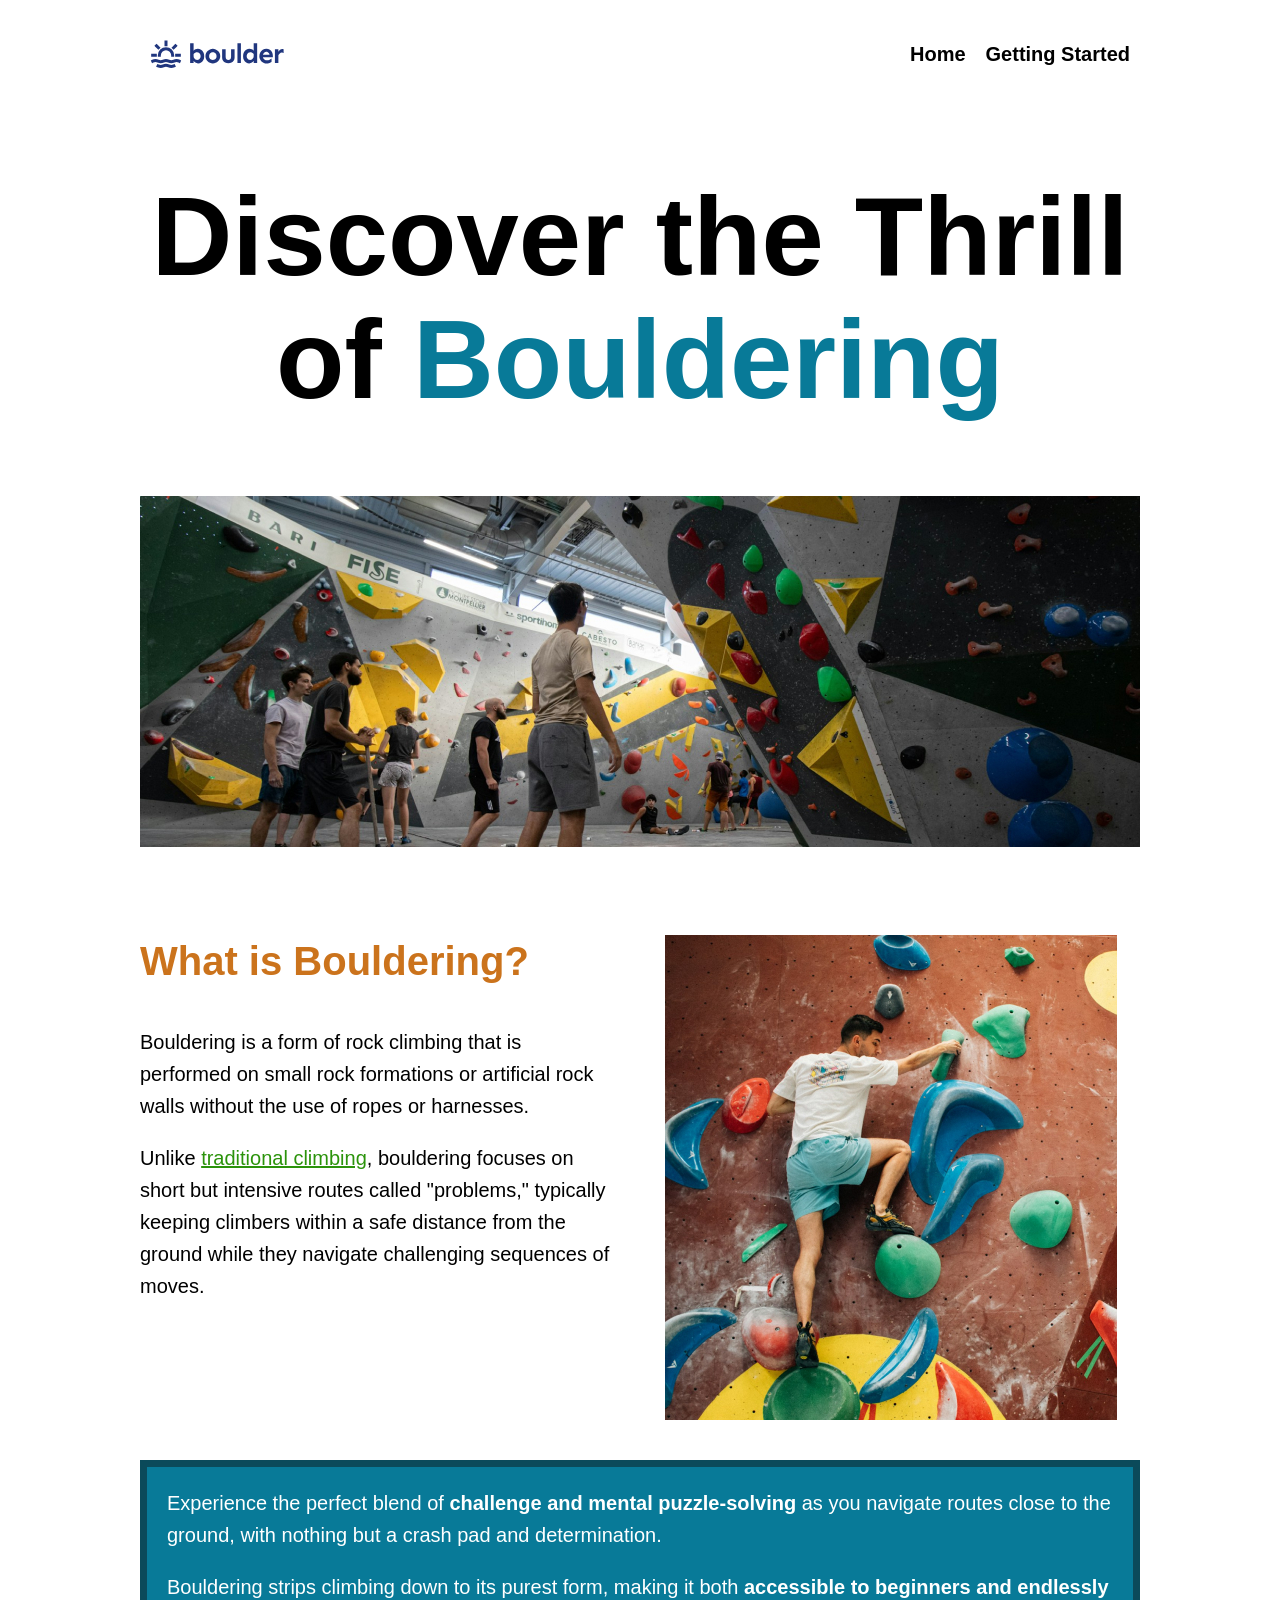
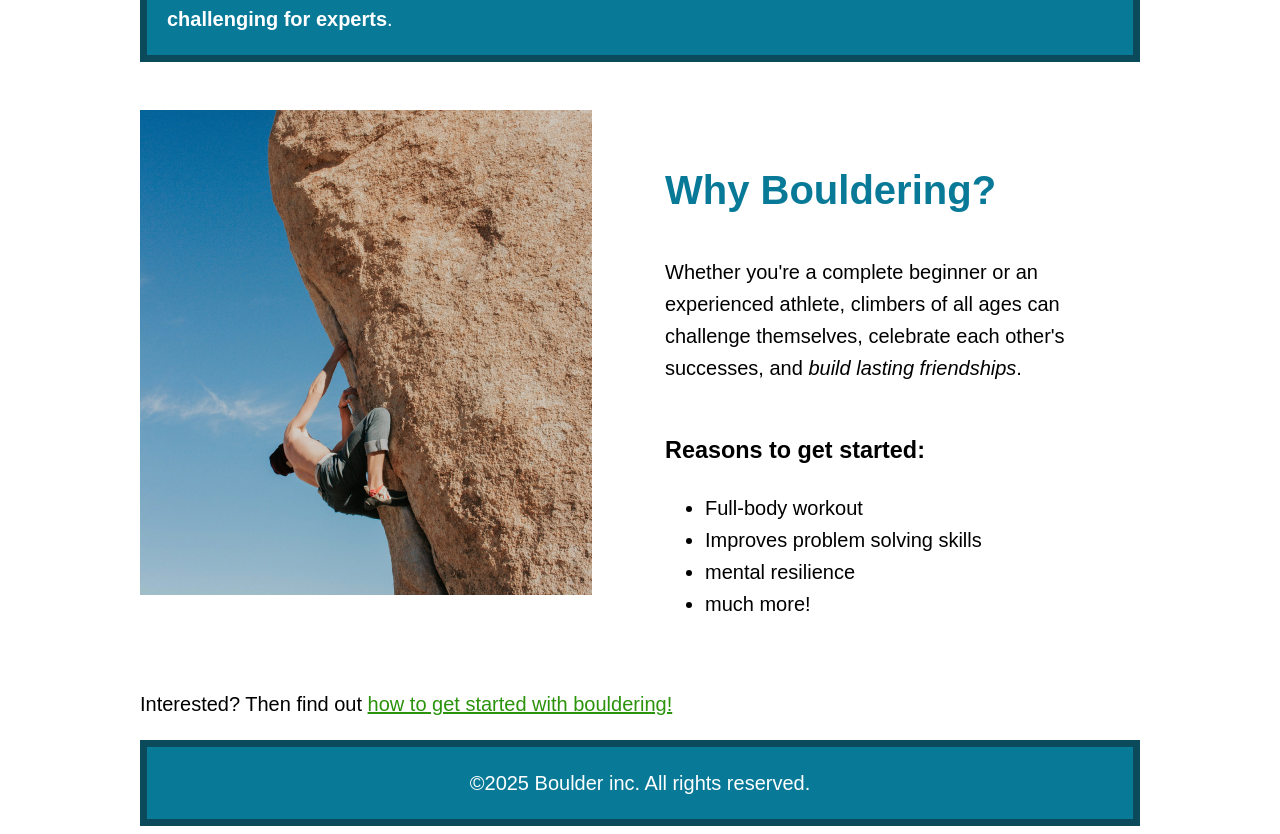
<file: index.html>
<!DOCTYPE html>
<html>
  <head>
    <title>My First website!</title>
    <link href="css/style.css" rel="stylesheet" />
  </head
  <body>
    <div class="wrapper">
      <header>

        <img src="images/logo.svg" alt="Boulder inc." />

        <nav class="primary-navigation"> 
          <ul>
            <li><a href="index.html">Home</a></li>
            <li><a href="getting-started.html">Getting Started</a></li>
          </ul>
        </nav>

      </header>

      <main>
        <h1>Discover the Thrill of <span class="teal-text">Bouldering</span></h1>

        <img src="images/bouldering-gym.jpg" alt="An indoor bouldering gym, with a lot of people" />

        <section>

          <div class="twoColumnLayout">


            <div class="wrapper">
              <h2>What is Bouldering?</h2>
              <p>Bouldering is a form of rock climbing that is performed on small rock formations or artificial rock walls without the use of ropes or harnesses.</p>
              <p>Unlike <a href="https://en.wikipedia.org/wiki/Traditional_climbing">traditional climbing</a>, bouldering focuses on short but intensive routes called "problems," typically keeping climbers within a safe distance from the ground while they navigate challenging sequences of moves.</p>
            </div>

            <img src="images/what-is-bouldering.jpg" alt="A man attempting a bouldering problem at an indoor gym" />

          </div>

          <div class="teal-bg">
            <p>Experience the perfect blend of <strong>challenge and mental puzzle-solving</strong> as you navigate routes close to the ground, with nothing but a crash pad and determination.</p> 
            <p>Bouldering strips climbing down to its purest form, making it both <strong>accessible to beginners and endlessly challenging for experts</strong>.</p>
         </div>
  
        </section>


        <div class="twoColumnLayout">

          <img src="images/why-bouldering.jpg" />

          <div>
            <section>
              <h2 class="teal-text">Why Bouldering?</h2> 
              <p>Whether you're a complete beginner or an experienced athlete, climbers of all ages can challenge themselves, celebrate each other's successes, and <em>build lasting friendships</em>.</p>
            </section>

            <section>
              <h3>Reasons to get started:</h3>
              <ul>
                <li>Full-body workout</li>
                <li>Improves problem solving skills</li>
                <li>mental resilience</li>
                <li>much more!</li>
              </ul>
            </section>
          </div>

        </div>

        <p>Interested? Then find out <a href="getting-started.html">how to get started with bouldering!</a></p>
      </main>

      <footer class="teal-bg">
        <p>©2025 Boulder inc. All rights reserved.</p>
      </footer>
    </div>
  </body>
</html>
</file>
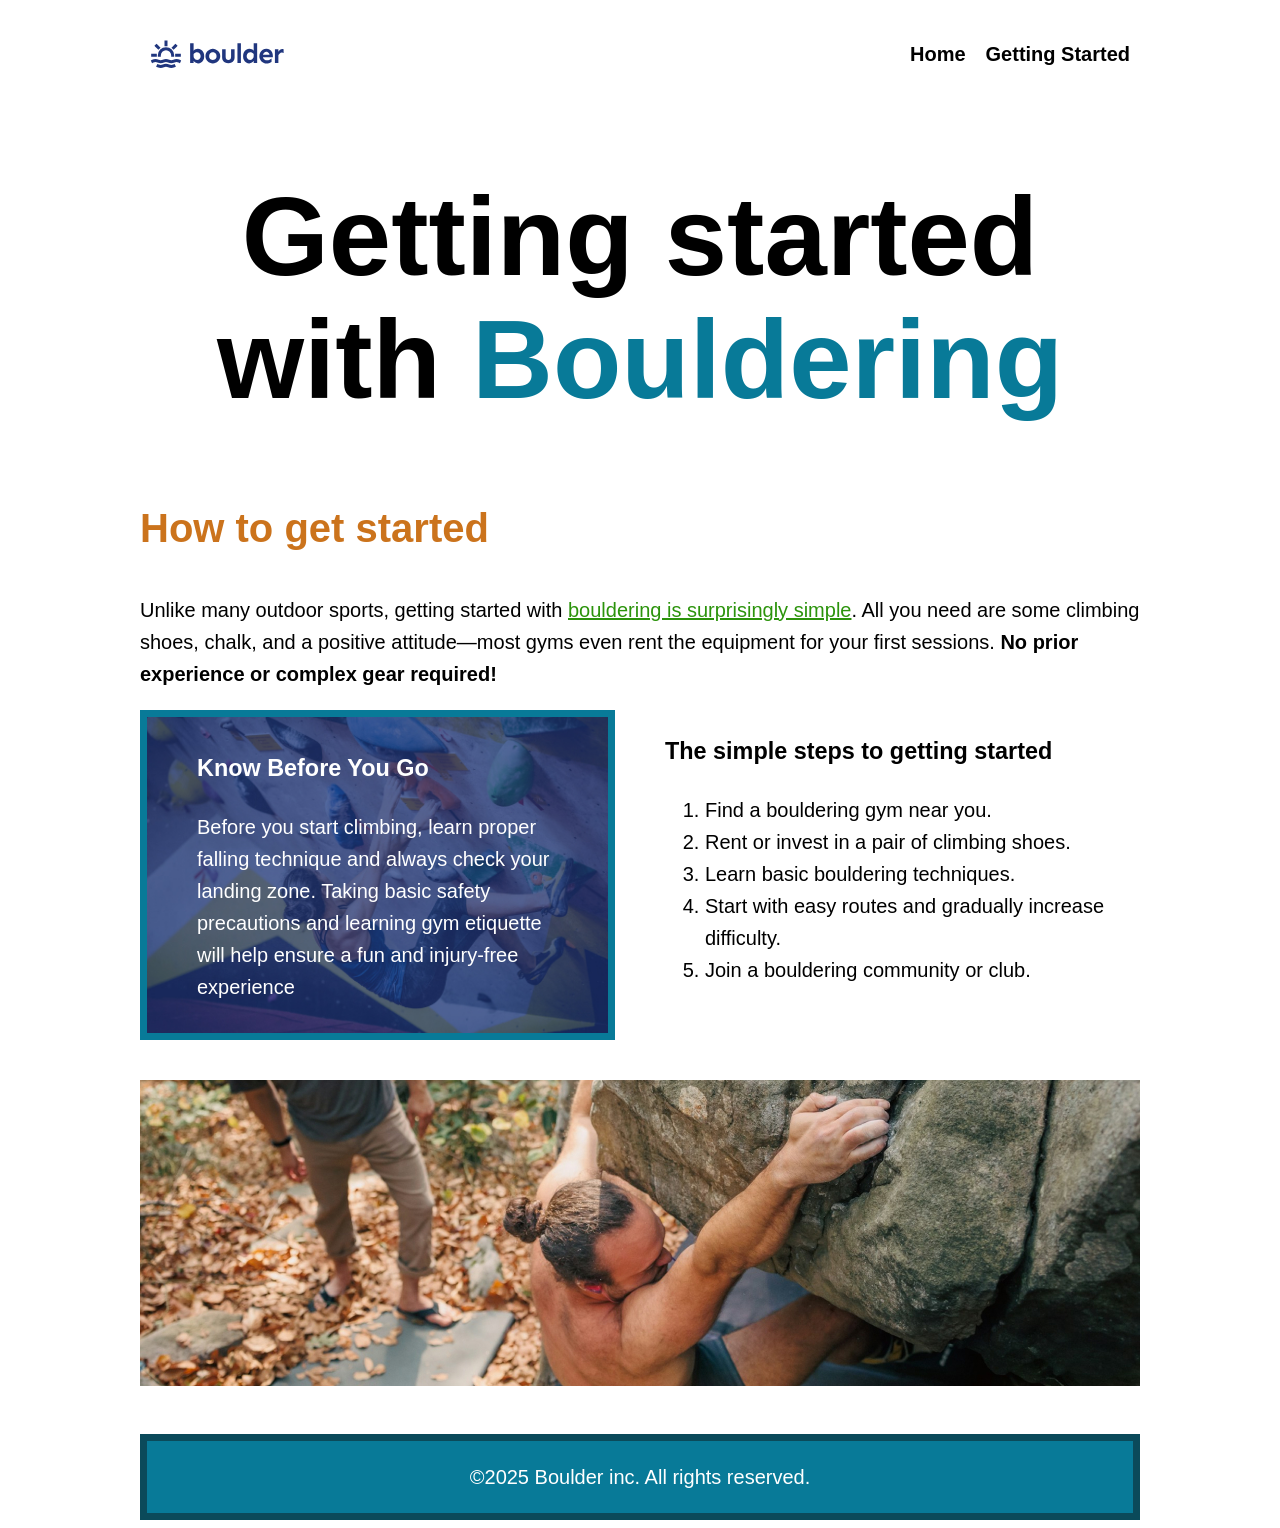
<file: getting-started.html>
<!DOCTYPE html>
<html>
  <head>
    <title>Getting Started!</title>
    <link href="css/style.css" rel="stylesheet" />
  </head>
  <body>
    <div class="wrapper">
      <header>

        <img src="images/logo.svg" alt="Boulder inc." />

        <nav class="primary-navigation">
          <ul>
            <li><a href="index.html">Home</a></li>
            <li><a href="getting-started.html">Getting Started</a></li>
          </ul>
        </nav>

      </header>

      <main>
        <h1>Getting started with <span class="teal-text">Bouldering</span></h1>

        <section>
          <h2>How to get started</h2>

          <p>Unlike many outdoor sports, getting started with <a href="index.html">bouldering is surprisingly simple</a>. All you need are some climbing shoes, chalk, and a positive attitude—most gyms even rent the equipment for your first sessions. <strong>No prior experience or complex gear required!</strong></p>

          <div class="twoColumnLayout">

            <div class="climber-bg"> 
              <h3>Know Before You Go</h2>
              <p>Before you start climbing, learn proper falling technique and always check your landing zone. Taking basic safety precautions and learning gym etiquette will help ensure a fun and injury-free experience</p>
            </div>

            <div>
              <h3>The simple steps to getting started</h3>
              <ol>
                <li>Find a bouldering gym near you.</li>
                <li>Rent or invest in a pair of climbing shoes.</li>
                <li>Learn basic bouldering techniques.</li>
                <li>Start with easy routes and gradually increase difficulty.</li>
                <li>Join a bouldering community or club.</li>
              </ol>
            </div>

          </div>

          <img src="images/getting-started-outdoors.jpg" alt="An overhead angle of a shirtless man climbing a boulder outdoors." />
        </section>
      </main>

      <footer class="teal-bg">
        <p>©2025 Boulder inc. All rights reserved.</p>
      </footer>
    </div>
  </body>
</html>
</file>
<file: css/style.css>
* {
  box-sizing: border-box;
}

img {
  display: block;
  max-inline-size: 100%;
}

body {
  font-family: sans-serif;
  font-size: 1.25rem;
  line-height: 1.6;
}

h1 {
  font-size: 7rem;
  font-family: sans-serif;
  text-align: center;
  line-height: 1.1;
}

h2 {
  font-size: 2.5rem;
  color: #CB731C;
}

header {
  display: flex;
  justify-content: space-between;
  position: sticky;
  top: 0;
  background-color: white;
  padding: 10px;
  border-radius: 5px;
  z-index: 100;
}

section {
  margin-block: 3rem;
}

.wrapper {
  max-inline-size: 1000px;
  margin-inline: auto;
}

.teal-bg {
  border: solid 7px #0B4A5A;
  color: #FFFFFF;
  background-color: #087A98;
  padding-inline: 20px;
  padding-block: 0px;
}

footer {
  text-align: center;
}

.teal-text {
  color: #087A98; 
}

a {
  color: #2B930B;
}

a:hover,
a:focus-visible {
  color: #5F9B9F;
}

.climber-bg {
  background-image: url("../images/simple-steps.jpg");
  background-size: cover;
  background-position: center;
  color: white;
  padding-inline: 50px;
  padding-block: 10px;
  border: solid 7px #087A98;
}

.twoColumnLayout {
  display: grid;
  gap: 50px;
  @media (width > 600px) {
    grid-template-columns: 1fr 1fr;
  }
}

.primary-navigation ul {
  list-style: none;
  display: flex;
  gap: 20px;
}

.primary-navigation a {
  color: black;
  font-weight: bold;
  text-decoration: none;
}

.primary-navigation a:hover,
.primary-navigation a:focus-visible {
  color: #5F9B9F;
}

section .teal-bg {
  margin-block-start: 40px;
}

section img {
  margin-block-start: 40px;
}
</file>
